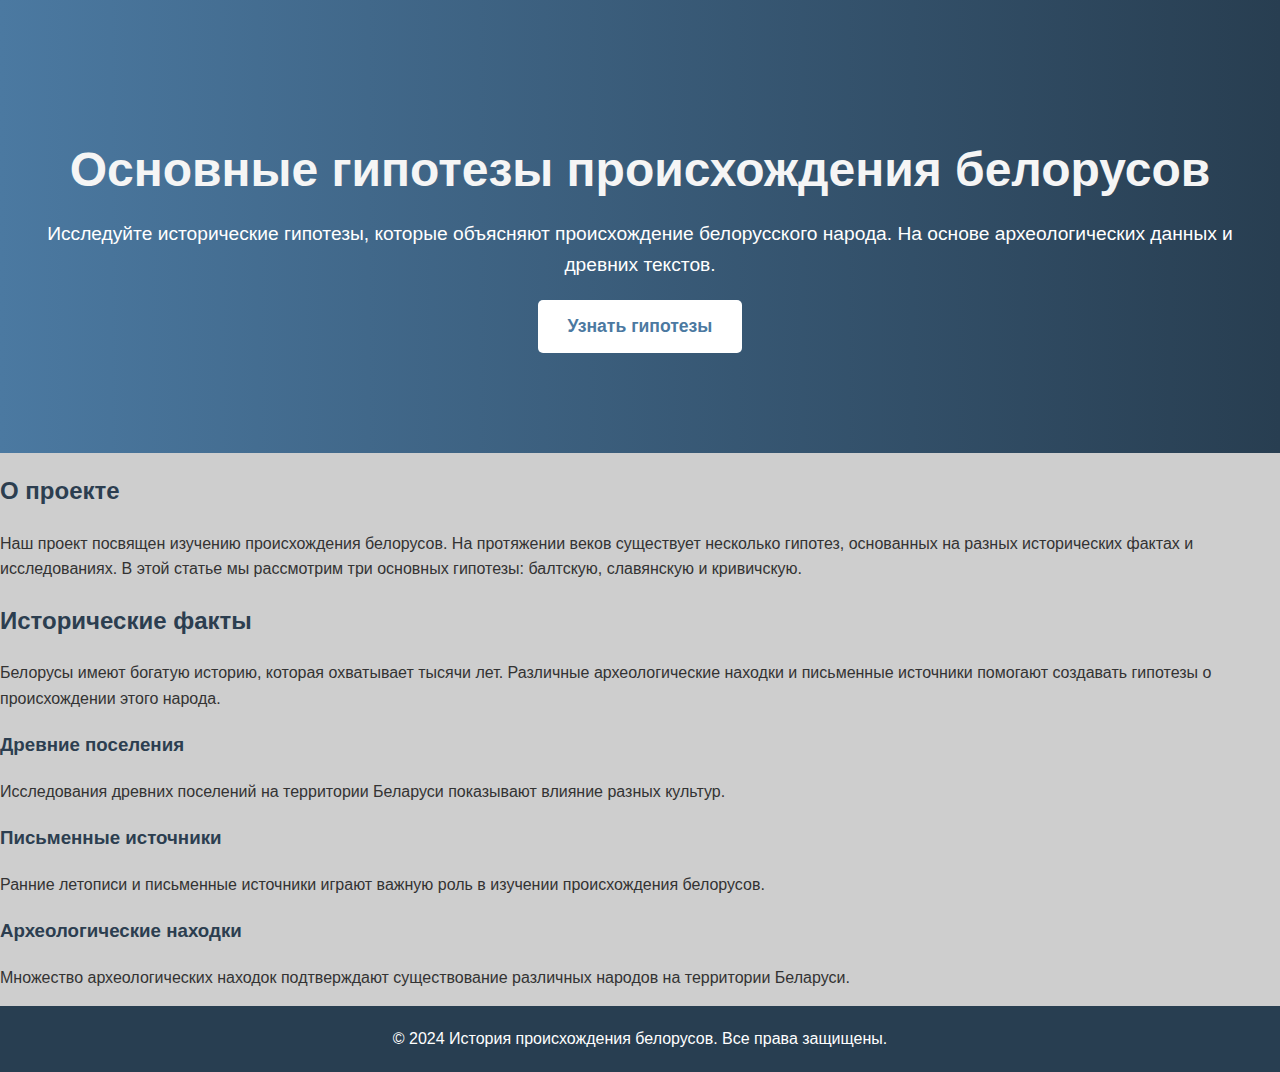
<file: Index.html>
<!DOCTYPE html>
<html lang="ru">
<head>
    <meta charset="UTF-8">
    <meta name="viewport" content="width=device-width, initial-scale=1.0">
    <title>Происхождение белорусов</title>
    <link rel="stylesheet" href="style.css">
</head>
<body>
    <!-- Главная секция -->
    <header>
        <div class="header-content">
            <h1>Основные гипотезы происхождения белорусов</h1>
            <p>Исследуйте исторические гипотезы, которые объясняют происхождение белорусского народа. На основе археологических данных и древних текстов.</p>
            <a href="hypotheses.html" class="button">Узнать гипотезы</a>
        </div>
    </header>

    <!-- Раздел с информацией -->
    <section id="intro">
        <div class="intro-text">
            <h2>О проекте</h2>
            <p>Наш проект посвящен изучению происхождения белорусов. На протяжении веков существует несколько гипотез, основанных на разных исторических фактах и исследованиях. В этой статье мы рассмотрим три основных гипотезы: балтскую, славянскую и кривичскую.</p>
        </div>

    </section>

    <!-- Раздел с историческими фактами -->
    <section id="history">
        <h2>Исторические факты</h2>
        <p>Белорусы имеют богатую историю, которая охватывает тысячи лет. Различные археологические находки и письменные источники помогают создавать гипотезы о происхождении этого народа.</p>
        <div class="fact-cards">
            <div class="fact-card">
                <h3>Древние поселения</h3>
                <p>Исследования древних поселений на территории Беларуси показывают влияние разных культур.</p>
            </div>
            <div class="fact-card">
                <h3>Письменные источники</h3>
                <p>Ранние летописи и письменные источники играют важную роль в изучении происхождения белорусов.</p>
            </div>
            <div class="fact-card">
                <h3>Археологические находки</h3>
                <p>Множество археологических находок подтверждают существование различных народов на территории Беларуси.</p>
            </div>
        </div>
    </section>

    <!-- Подвал сайта -->
    <footer>
        <p>&copy; 2024 История происхождения белорусов. Все права защищены.</p>
    </footer>

</body>
<script src="script.js"></script>
</html>
</file>
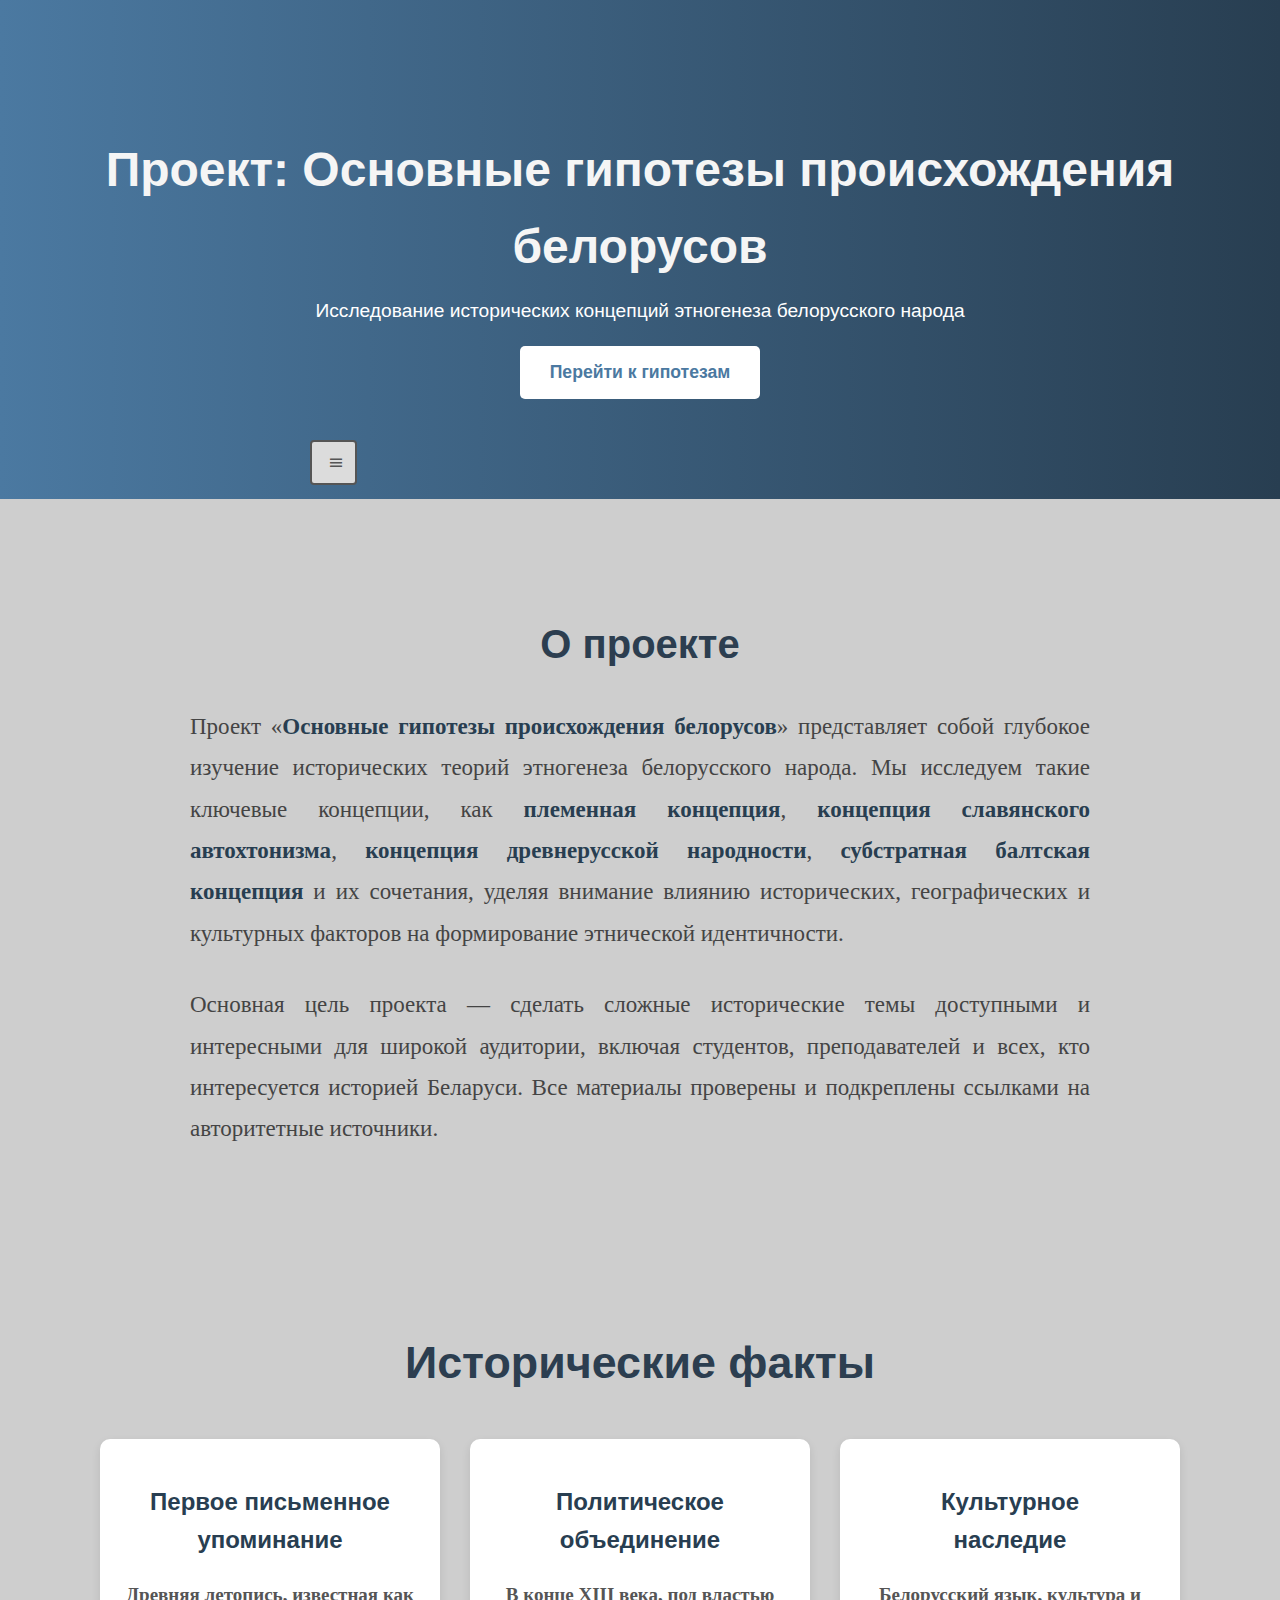
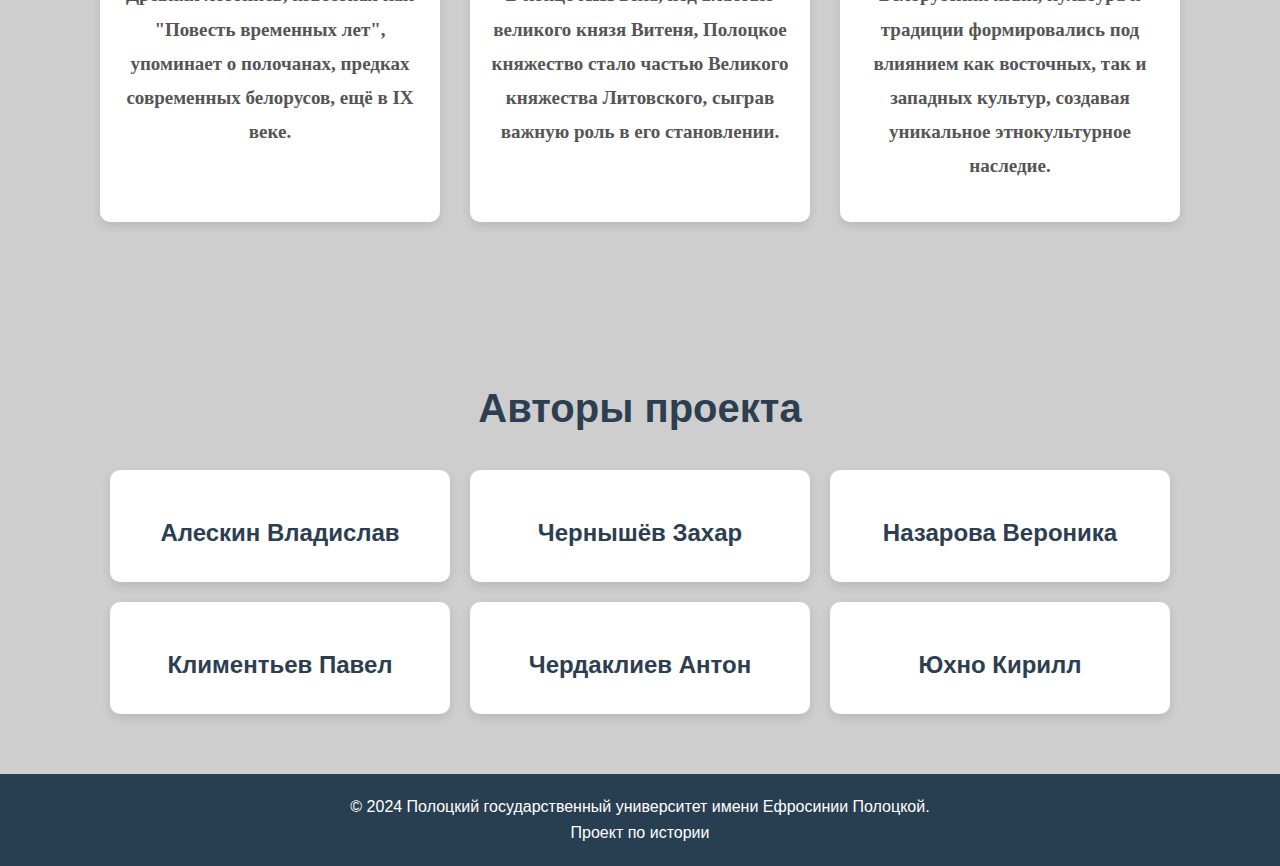
<file: index.html>
<!DOCTYPE html>
<html lang="ru">
<head>
    <meta charset="UTF-8">
    <meta name="viewport" content="width=device-width, initial-scale=1.0">
    <title>Проект: Происхождение белорусов</title>
    <link href="https://fonts.googleapis.com/css2?family=Merriweather:wght@300;400;700&display=swap" rel="stylesheet">
    <link rel="stylesheet" href="styles.css">
</head>
<body>

<header>
    <h1>Проект: Основные гипотезы происхождения белорусов</h1>
    <p>Исследование исторических концепций этногенеза белорусского народа</p>
    <a href="hypotheses.html" class="button">Перейти к гипотезам</a>
</header>
<details>
    <summary></summary>
    <nav class="menu">
      <a href="#about">О проекте</a>
      <a href="#historical-facts">Исторические факты</a>
      <a href="#authors">Авторы</a>
    </nav>
  </details>
<section id="about">
    <h2>О проекте</h2>
    <p style="font-size: 23px; font-family: bankgothic lt bt;" >
        Проект «<span class="about-highlight">Основные гипотезы происхождения белорусов</span>» представляет собой глубокое изучение 
        исторических теорий этногенеза белорусского народа. Мы исследуем такие ключевые концепции, как 
        <span class="about-highlight">племенная концепция</span>, <span class="about-highlight">концепция славянского автохтонизма</span>, <span class="about-highlight">концепция древнерусской народности</span>, 
        <span class="about-highlight">субстратная балтская концепция</span> и их сочетания, уделяя внимание влиянию 
        исторических, географических и культурных факторов на формирование этнической идентичности.
    </p>
    <p style="font-size: 23px; font-family: bankgothic lt bt;" >
        Основная цель проекта — сделать сложные исторические темы доступными и интересными для широкой аудитории, включая студентов, преподавателей и всех, кто интересуется 
        историей Беларуси. Все материалы проверены и подкреплены ссылками на авторитетные источники.
    </p>
</section>

<section id="historical-facts">
    <h2>Исторические факты</h2>
    <div class="facts-container">
        <div class="fact-item">
            <h3>Первое письменное упоминание</h3>
            <p style="font-size: 19px;" class="about-highlight">Древняя летопись, известная как "Повесть временных лет", упоминает о полочанах, предках современных белорусов, ещё в IX веке.</p>
        </div>
        <div class="fact-item">
            <h3>Политическое объединение</h3>
            <p style="font-size: 19px;" class="about-highlight">В конце XIII века, под властью великого князя Витеня, Полоцкое княжество стало частью Великого княжества Литовского, сыграв важную роль в его становлении.</p>
        </div>
        <div class="fact-item">
            <h3>Культурное <br>наследие</h3>
            <p style="font-size: 19px;" class="about-highlight">Белорусский язык, культура и традиции формировались под влиянием как восточных, так и западных культур, создавая уникальное этнокультурное наследие.</p>
        </div>
    </div>
</section>

<section id="authors">
    <h2>Авторы проекта</h2>
    <div class="authors-container">
        <div class="author-card"> 
            <h3>Алескин Владислав</h3>
        </div>
        <div class="author-card">
            <h3>Чернышёв Захар</h3>
        </div>
        <div class="author-card">
            <h3>Назарова Вероника</h3>
        </div>
        <div class="author-card">
            <h3>Климентьев Павел</h3>
        </div>
        <div class="author-card">
            <h3>Чердаклиев Антон</h3>
        </div>
        <div class="author-card">
            <h3>Юхно Кирилл</h3>
        </div>
    </div>
</section>

<footer>
    <p>&copy; 2024 Полоцкий государственный университет имени Ефросинии Полоцкой.</p>
    <p>Проект по истории</p>
</footer>

<script src="script.js"></script>
</body>
</html>
</file>
<file: style.css>
/* Общие стили */
body {
    margin: 0;
    padding: 0;
    font-family: 'Roboto', sans-serif;
    background-color: #cecece;
    color: #333;
    line-height: 1.6;
}

h1, h2, h3 {
    color: #2c3e50;
}

a {
    text-decoration: none;
    color: #4b79a1;
}

a:hover {
    text-decoration: underline;
}

/* Заголовок */
header {
    background: linear-gradient(to right, #4b79a1, #283e51);
    color: white;
    padding: 100px 20px;
    text-align: center;
}

header h1 {
    font-size: 3rem;
    margin-bottom: 10px;
    color: whitesmoke;
}

header p {
    font-size: 1.2rem;
    margin: 0 0 20px;
}

header .button {
    display: inline-block;
    padding: 12px 30px;
    background-color: #ffffff;
    color: #4b79a1;
    border-radius: 5px;
    font-size: 1.1rem;
    font-weight: bold;
    cursor: pointer;
    transition: background-color 0.3s;
}

header .button:hover {
    background-color: #e3e3e3;
}

/* Секция "О проекте" */
#about {
    padding: 80px 20px;
    text-align: center;
    background-color: #cecece;
}

#about h2 {
    font-size: 2.5rem;
    margin-bottom: 30px;
    color: #2c3e50;
}

#about p {
    font-size: 1.2rem;
    max-width: 900px;
    margin: 0 auto 30px;
    text-align: justify;
    color: #444;
    line-height: 1.8;
}

#about p:last-child {
    margin-bottom: 0;
}

.about-highlight {
    font-weight: bold;
    color: #283e51;
}

/* Секция "Исторические факты" */
#historical-facts {
    background-color: #cecece;
    padding: 80px 20px;
}

#historical-facts h2 {
    color: #2c3e50;
    font-size: 2.5rem;
    text-align: center;
    margin-bottom: 30px;
}

#historical-facts div {
    max-width: 900px;
    margin: 0 auto;
    text-align: justify;
    font-size: 1.2rem;
    color: #444;
    line-height: 1.8;
}

/* Секция "Авторы проекта" */
#authors {
    padding: 60px 20px;
    background-color: #cecece;
    text-align: center;
}

#authors h2 {
    font-size: 2.5rem;
    margin-bottom: 30px;
}

.authors-container {
    display: flex;
    justify-content: center;
    gap: 20px;
    flex-wrap: wrap;
}

.author-card {
    background-color: white;
    width: 300px;
    padding: 20px;
    border-radius: 10px;
    box-shadow: 0 4px 10px rgba(0, 0, 0, 0.1);
    text-align: center;
    transition: transform 0.3s, box-shadow 0.3s;
}

.author-card:hover {
    transform: translateY(-10px);
    box-shadow: 0 6px 20px rgba(0, 0, 0, 0.2);
}

.author-card h3 {
    font-size: 1.5rem;
    margin-bottom: 10px;
}

/* Подвал */
footer {
    background-color: #283e51;
    color: white;
    text-align: center;
    padding: 20px;
}

footer p {
    margin: 0;
}

/* Меню */
:root {
    --primColor: #dcdcdc;
    --secoColor: #555555;
    --cornerRad: 4px;
}

details {
    margin: 40px;
    position: fixed;
    position: absolute;
    top: 300px;
    left: 270px;
}

summary {
    writing-mode: vertical-lr;
  text-align: center;
  padding: 12px 10px;
  width: 23px;
  height: 17px;
  background-color: var(--primColor);
  border: 2px solid var(--secoColor);
  border-radius: var(--cornerRad);
  color: var(--secoColor);
  cursor: pointer;
  user-select: none;
  outline: none;
  transition: transform 200ms ease-in-out 0s;
}

summary:hover {
    transform: scale(1.1);
}

summary::marker {
    font-size: 0;
}
summary::after {
    content: "III";
    letter-spacing: -1px;
  }
  summary:hover {
    transform: scale(1.1);
  }
  summary::marker {
    font-size: 0;
  }
  summary::-webkit-details-marker {
    display: none;
  }
  details[open] .menu {
    animation-name: menuAnim;
  }
  details[open] summary::before {
    content: "X";
  }
  details[open] summary::after {
    content: "";
  }
  .menu {
    height: 0;
    width: fit-content;
    border-radius: var(--cornerRad);
    background-color: var(--primColor);
    box-shadow: 0 4px 12px 0 rgba(0, 0, 0, 0.2);
    margin-top: 8px;
    display: flex;
    flex-direction: column;
    justify-content: space-between;
    overflow: hidden;
    animation: closeMenu 300ms ease-in-out forwards;
  }
  .menu a {
    padding: 12px 24px;
    margin: 0 16px;
    color: var(--secoColor);
    border-bottom: 2px solid rgba(0, 0, 0, 0.1);
    text-decoration: none;
    text-align: center;
    transition: filter 200ms linear 0s;
  }
  .menu a:nth-of-type(1) {
    padding-top: 24px;
  }
  .menu a:nth-last-of-type(1) {
    border-bottom: none;
  }
  .menu a:hover {
    filter: brightness(200%);
  }
  details[open]::before {
    animation: fadeMe 300ms linear forwards;
  }


@keyframes menuAnim {
  0% {
    height: 0;
  }
  100% {
    height: 312px;
  }
}
@keyframes fadeMe {
  0% {
    opacity: 0.4;
  }
  100% {
    opacity: 0;
  }
}
</file>
<file: styles.css>
/* Общие стили */
body {
    margin: 0;
    padding: 0;
    font-family: 'Roboto', sans-serif;
    background-color: #cecece;
    color: #333;
    line-height: 1.6;
}

h1, h2, h3 {
    color: #2c3e50;
}

a {
    text-decoration: none;
    color: #4b79a1;
}

a:hover {
    text-decoration: underline;
}

/* Заголовок */
header {
    background: linear-gradient(to right, #4b79a1, #283e51);
    color: white;
    padding: 100px 20px;
    text-align: center;
}

header h1 {
    font-size: 3rem;
    margin-bottom: 10px;
    color: whitesmoke;
}

header p {
    font-size: 1.2rem;
    margin: 0 0 20px;
}

header .button {
    display: inline-block;
    padding: 12px 30px;
    background-color: #ffffff;
    color: #4b79a1;
    border-radius: 5px;
    font-size: 1.1rem;
    font-weight: bold;
    cursor: pointer;
    transition: background-color 0.3s;
}

header .button:hover {
    background-color: #e3e3e3;
}

/* Секция "О проекте" */
#about {
    padding: 80px 20px;
    text-align: center;
    background-color: #cecece;
}

#about h2 {
    font-size: 2.5rem;
    margin-bottom: 30px;
    color: #2c3e50;
}

#about p {
    font-size: 1.2rem;
    max-width: 900px;
    margin: 0 auto 30px;
    text-align: justify;
    color: #444;
    line-height: 1.8;
}

#about p:last-child {
    margin-bottom: 0;
}

.about-highlight {
    font-weight: bold;
    color: #283e51;
    font-family: bankgothic lt bt;
}

/* Секция "Исторические факты" */
/* Стили для раздела исторических фактов */
#historical-facts {
    padding: 60px 20px;
    background-color: #cecece;
    text-align: center;
}

#historical-facts h2 {
    font-size: 2.8rem;
    color: #2c3e50;
    margin-bottom: 40px;
}

.facts-container {
    display: flex;
    flex-wrap: wrap;
    justify-content: center;
    gap: 30px;
}

.fact-item {
    background-color: white;
    border-radius: 10px;
    box-shadow: 0 4px 10px rgba(0, 0, 0, 0.1);
    max-width: 300px;
    padding: 20px;
    text-align: center;
    transition: transform 0.3s, box-shadow 0.3s;
}

.fact-item:hover {
    transform: scale(1.05);
    box-shadow: 0 6px 20px rgba(0, 0, 0, 0.2);
}

.fact-icon {
    width: 80px;
    height: 80px;
    margin-bottom: 20px;
}

.fact-item h3 {
    font-size: 1.5rem;
    margin-bottom: 15px;
    color: #283e51;
}

.fact-item p {
    font-size: 1.1rem;
    color: #555;
    line-height: 1.8;
}


/* Секция "Авторы проекта" */
#authors {
    padding: 60px 20px;
    background-color: #cecece;
    text-align: center;
}

#authors h2 {
    font-size: 2.5rem;
    margin-bottom: 30px;
}

.authors-container {
    display: flex;
    justify-content: center;
    gap: 20px;
    flex-wrap: wrap;
}

.author-card {
    background-color: white;
    width: 300px;
    padding: 20px;
    border-radius: 10px;
    box-shadow: 0 4px 10px rgba(0, 0, 0, 0.1);
    text-align: center;
    transition: transform 0.3s, box-shadow 0.3s;
}

.author-card:hover {
    transform: translateY(-10px);
    box-shadow: 0 6px 20px rgba(0, 0, 0, 0.2);
}

.author-card h3 {
    font-size: 1.5rem;
    margin-bottom: 10px;
}

/* Подвал */
footer {
    background-color: #283e51;
    color: white;
    text-align: center;
    padding: 20px;
}

footer p {
    margin: 0;
}

/* Меню */
:root {
    --primColor: #dcdcdc;
    --secoColor: #555555;
    --cornerRad: 4px;
}

details {
    margin: 40px;
    position: fixed;
    position: absolute;
    top: 400px;
    left: 270px;
}

summary {
  writing-mode: vertical-lr;
  text-align: center;
  padding: 12px 10px;
  width: 23px;
  height: 17px;
  background-color: var(--primColor);
  border: 2px solid var(--secoColor);
  border-radius: var(--cornerRad);
  color: var(--secoColor);
  cursor: pointer;
  user-select: none;
  outline: none;
  transition: transform 200ms ease-in-out 0s;
}

summary:hover {
    transform: scale(1.1);
}

summary::marker {
    font-size: 0;
}
summary::after {
    content: "III";
    letter-spacing: -1px;
  }
  summary:hover {
    transform: scale(1.1);
  }
  summary::marker {
    font-size: 0;
  }
  summary::-webkit-details-marker {
    display: none;
  }
  details[open] .menu {
    animation-name: menuAnim;
  }
  details[open] summary::before {
    content: "X";
  }
  details[open] summary::after {
    content: "";
  }
  .menu {
    height: 0;
    width: fit-content;
    border-radius: var(--cornerRad);
    background-color: var(--primColor);
    box-shadow: 0 4px 12px 0 rgba(0, 0, 0, 0.2);
    margin-top: 8px;
    display: flex;
    flex-direction: column;
    justify-content: space-between;
    overflow: hidden;
    animation: closeMenu 300ms ease-in-out forwards;
  }
  .menu a {
    padding: 12px 24px;
    margin: 0 16px;
    color: var(--secoColor);
    border-bottom: 2px solid rgba(0, 0, 0, 0.1);
    text-decoration: none;
    text-align: center;
    transition: filter 200ms linear 0s;
  }
  .menu a:nth-of-type(1) {
    padding-top: 24px;
  }
  .menu a:nth-last-of-type(1) {
    border-bottom: none;
  }
  .menu a:hover {
    filter: brightness(200%);
  }
  details[open]::before {
    animation: fadeMe 300ms linear forwards;
  }


@keyframes menuAnim {
  0% {
    height: 0;
  }
  100% {
    height: 200px;
  }
}
@keyframes fadeMe {
  0% {
    opacity: 0.4;
  }
  100% {
    opacity: 0;
  }
}
</file>
